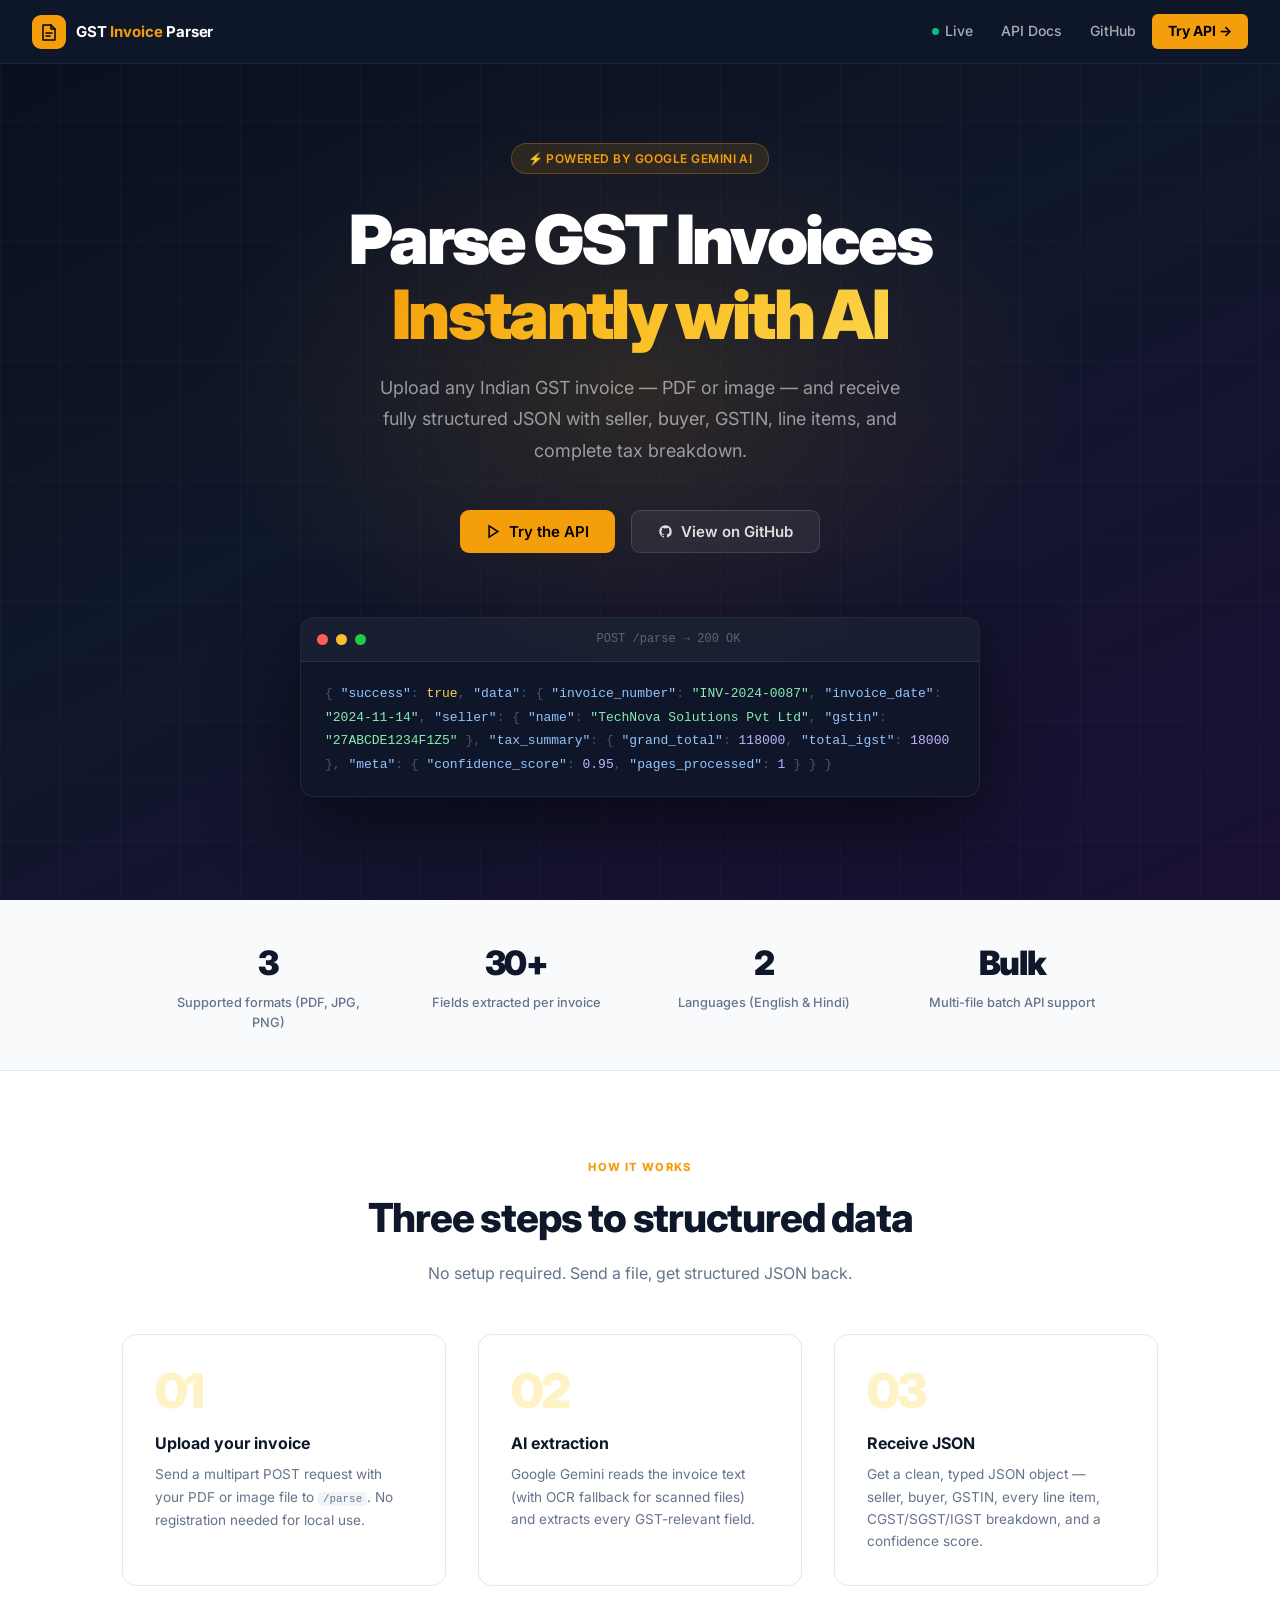
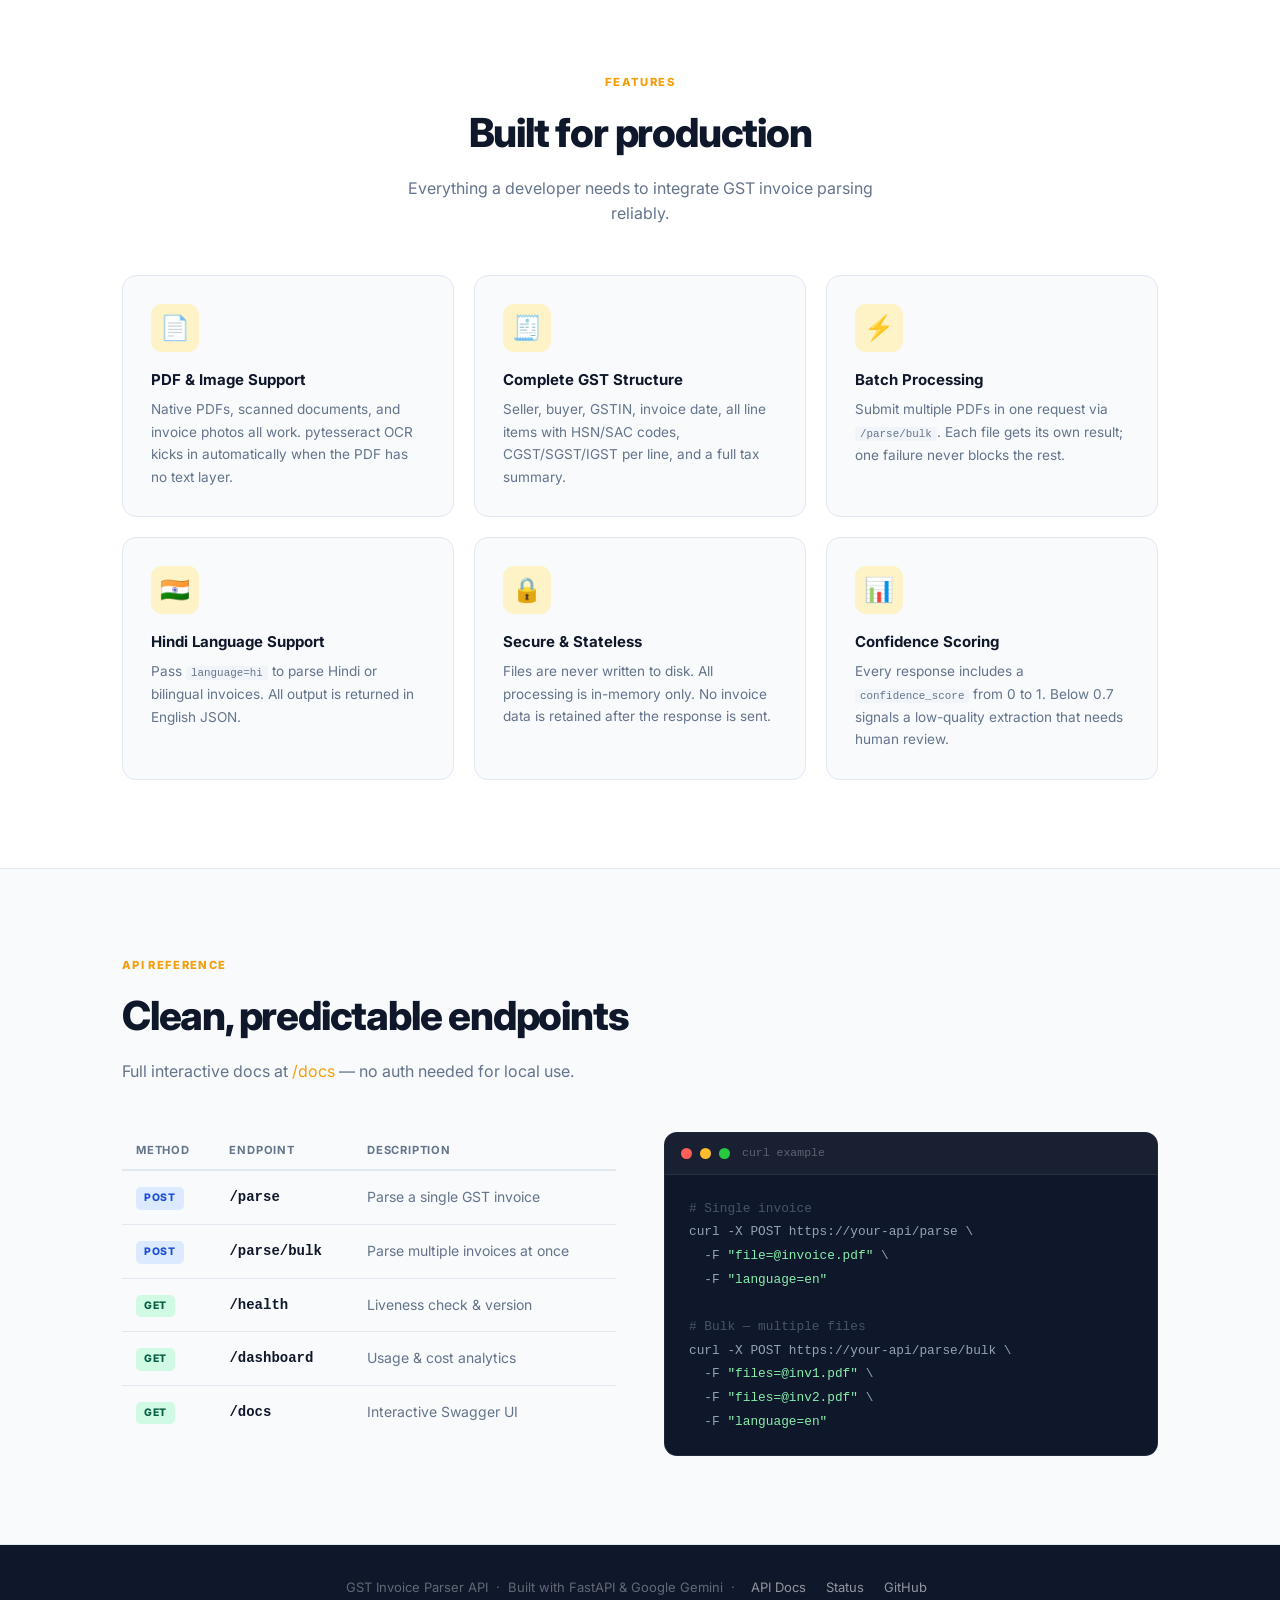
<file: app/static/landing.html>
<!DOCTYPE html>
<html lang="en">
<head>
    <meta charset="UTF-8">
    <meta name="viewport" content="width=device-width, initial-scale=1.0">
    <title>GST Invoice Parser — AI-Powered Extraction API</title>
    <link rel="preconnect" href="https://fonts.googleapis.com">
    <link rel="preconnect" href="https://fonts.gstatic.com" crossorigin>
    <link href="https://fonts.googleapis.com/css2?family=Inter:wght@300;400;500;600;700;800;900&display=swap" rel="stylesheet">
    <style>
        *, *::before, *::after { margin: 0; padding: 0; box-sizing: border-box; }

        :root {
            --primary:      #0f172a;
            --primary-soft: #1e293b;
            --accent:       #f59e0b;
            --accent-dark:  #d97706;
            --accent-light: #fef3c7;
            --bg:           #ffffff;
            --bg-subtle:    #f8fafc;
            --border:       #e2e8f0;
            --text:         #0f172a;
            --muted:        #64748b;
            --green:        #10b981;
            --blue:         #3b82f6;
        }

        body {
            font-family: 'Inter', -apple-system, BlinkMacSystemFont, 'Segoe UI', sans-serif;
            background: var(--bg);
            color: var(--text);
            line-height: 1.6;
        }

        /* ── NAV ───────────────────────────────────────────── */
        nav {
            position: fixed; top: 0; left: 0; right: 0; z-index: 200;
            background: rgba(15, 23, 42, 0.96);
            backdrop-filter: blur(14px);
            border-bottom: 1px solid rgba(255,255,255,0.07);
            height: 64px;
            display: flex; align-items: center;
            padding: 0 2rem;
            gap: 1rem;
        }

        .nav-logo {
            display: flex; align-items: center; gap: 10px;
            text-decoration: none; flex-shrink: 0;
        }

        .logo-icon {
            width: 34px; height: 34px;
            background: var(--accent);
            border-radius: 9px;
            display: flex; align-items: center; justify-content: center;
            flex-shrink: 0;
        }

        .logo-icon svg { width: 20px; height: 20px; }

        .logo-text {
            font-size: 0.9375rem; font-weight: 700;
            color: #fff; letter-spacing: -0.01em;
        }

        .logo-text em { color: var(--accent); font-style: normal; }

        .nav-spacer { flex: 1; }

        .nav-links {
            display: flex; align-items: center; gap: 4px;
            list-style: none;
        }

        .nav-links a {
            color: rgba(255,255,255,0.65);
            text-decoration: none;
            font-size: 0.875rem; font-weight: 500;
            padding: 6px 12px; border-radius: 6px;
            transition: all 0.15s;
            display: flex; align-items: center; gap: 6px;
        }

        .nav-links a:hover { color: #fff; background: rgba(255,255,255,0.08); }

        .nav-btn {
            background: var(--accent) !important;
            color: #000 !important;
            font-weight: 700 !important;
            padding: 6px 16px !important;
        }

        .nav-btn:hover {
            background: var(--accent-dark) !important;
            transform: translateY(-1px);
        }

        .status-dot {
            display: inline-block;
            width: 7px; height: 7px;
            background: var(--green);
            border-radius: 50%;
            animation: blink 2.4s ease-in-out infinite;
        }

        @keyframes blink {
            0%, 100% { opacity: 1; }
            50%       { opacity: 0.35; }
        }

        /* ── HERO ──────────────────────────────────────────── */
        .hero {
            min-height: 100vh;
            background: linear-gradient(155deg, #0a0f1e 0%, #0f172a 45%, #1a1035 100%);
            display: flex; flex-direction: column;
            align-items: center; justify-content: center;
            text-align: center;
            padding: 120px 2rem 80px;
            position: relative; overflow: hidden;
        }

        .hero-glow {
            position: absolute; top: 10%; left: 50%;
            transform: translateX(-50%);
            width: 900px; height: 600px;
            background: radial-gradient(ellipse, rgba(245,158,11,0.13) 0%, transparent 68%);
            pointer-events: none;
        }

        .hero-grid {
            position: absolute; inset: 0;
            background-image:
                linear-gradient(rgba(255,255,255,0.02) 1px, transparent 1px),
                linear-gradient(90deg, rgba(255,255,255,0.02) 1px, transparent 1px);
            background-size: 60px 60px;
            pointer-events: none;
        }

        .hero-badge {
            display: inline-flex; align-items: center; gap: 7px;
            background: rgba(245,158,11,0.12);
            border: 1px solid rgba(245,158,11,0.28);
            border-radius: 100px;
            padding: 5px 16px;
            font-size: 0.75rem; font-weight: 600;
            color: var(--accent);
            letter-spacing: 0.04em; text-transform: uppercase;
            margin-bottom: 1.75rem;
            position: relative;
        }

        .hero h1 {
            font-size: clamp(2.4rem, 6vw, 4.25rem);
            font-weight: 900;
            color: #fff;
            line-height: 1.1;
            letter-spacing: -0.04em;
            max-width: 820px;
            margin: 0 auto 1.25rem;
            position: relative;
        }

        .hero h1 .gradient {
            background: linear-gradient(135deg, #f59e0b 0%, #fbbf24 50%, #fcd34d 100%);
            -webkit-background-clip: text; -webkit-text-fill-color: transparent;
            background-clip: text;
        }

        .hero-sub {
            font-size: 1.125rem;
            color: rgba(255,255,255,0.55);
            max-width: 540px; margin: 0 auto 2.75rem;
            line-height: 1.75; position: relative;
        }

        .hero-cta {
            display: flex; gap: 1rem; justify-content: center;
            flex-wrap: wrap; position: relative; margin-bottom: 4rem;
        }

        .btn {
            display: inline-flex; align-items: center; gap: 8px;
            padding: 13px 26px; border-radius: 9px;
            font-size: 0.9375rem; font-weight: 600;
            text-decoration: none; border: none; cursor: pointer;
            transition: all 0.18s; line-height: 1;
        }

        .btn-primary {
            background: var(--accent); color: #000;
            box-shadow: 0 0 0 0 rgba(245,158,11,0);
        }

        .btn-primary:hover {
            background: var(--accent-dark);
            transform: translateY(-2px);
            box-shadow: 0 10px 30px rgba(245,158,11,0.4);
        }

        .btn-outline {
            background: rgba(255,255,255,0.06);
            color: rgba(255,255,255,0.85);
            border: 1px solid rgba(255,255,255,0.13);
        }

        .btn-outline:hover {
            background: rgba(255,255,255,0.12);
            color: #fff;
        }

        /* mini code preview in hero */
        .hero-preview {
            position: relative;
            background: rgba(15,23,42,0.8);
            border: 1px solid rgba(255,255,255,0.08);
            border-radius: 14px;
            padding: 0;
            max-width: 680px;
            width: 100%;
            text-align: left;
            overflow: hidden;
            backdrop-filter: blur(8px);
            box-shadow: 0 30px 80px rgba(0,0,0,0.5);
        }

        .preview-bar {
            background: rgba(255,255,255,0.04);
            border-bottom: 1px solid rgba(255,255,255,0.07);
            padding: 12px 16px;
            display: flex; align-items: center; gap: 8px;
        }

        .preview-dot {
            width: 11px; height: 11px; border-radius: 50%;
        }

        .preview-bar-title {
            flex: 1; text-align: center;
            font-size: 0.75rem; color: rgba(255,255,255,0.3);
            font-family: monospace;
        }

        .preview-body {
            padding: 1.25rem 1.5rem;
            font-family: 'SF Mono', 'Fira Code', monospace;
            font-size: 0.8125rem; line-height: 1.8;
            color: #94a3b8;
        }

        .t-green  { color: #86efac; }
        .t-amber  { color: #fcd34d; }
        .t-blue   { color: #93c5fd; }
        .t-purple { color: #c4b5fd; }
        .t-gray   { color: #475569; }
        .t-white  { color: #f1f5f9; }

        /* ── STATS BAR ─────────────────────────────────────── */
        .stats-bar {
            background: var(--bg-subtle);
            border-bottom: 1px solid var(--border);
            padding: 2.25rem 2rem;
        }

        .stats-inner {
            max-width: 960px; margin: 0 auto;
            display: grid; grid-template-columns: repeat(4,1fr);
            gap: 2rem; text-align: center;
        }

        .stat-num {
            font-size: 2.1rem; font-weight: 900;
            color: var(--text); letter-spacing: -0.04em;
        }

        .stat-lbl {
            font-size: 0.8rem; font-weight: 500;
            color: var(--muted); margin-top: 3px;
        }

        /* ── SECTION SHELL ────────────────────────────────── */
        .section { max-width: 1100px; margin: 0 auto; padding: 5.5rem 2rem; }

        .section-label {
            font-size: 0.7rem; font-weight: 800;
            letter-spacing: 0.12em; text-transform: uppercase;
            color: var(--accent); margin-bottom: 0.6rem;
        }

        .section-title {
            font-size: clamp(1.75rem, 4vw, 2.5rem);
            font-weight: 800; letter-spacing: -0.03em; color: var(--text);
        }

        .section-sub {
            font-size: 1rem; color: var(--muted);
            margin-top: 0.65rem; max-width: 500px;
        }

        .section-header { margin-bottom: 3rem; }
        .section-header.center { text-align: center; }
        .section-header.center .section-sub { margin-left: auto; margin-right: auto; }

        /* ── FEATURES ─────────────────────────────────────── */
        .features-grid {
            display: grid;
            grid-template-columns: repeat(3,1fr);
            gap: 1.25rem;
        }

        .feat-card {
            background: var(--bg-subtle);
            border: 1px solid var(--border);
            border-radius: 14px; padding: 1.75rem;
            transition: all 0.2s;
        }

        .feat-card:hover {
            border-color: var(--accent);
            box-shadow: 0 6px 30px rgba(245,158,11,0.1);
            transform: translateY(-3px);
        }

        .feat-icon {
            font-size: 1.5rem; margin-bottom: 1rem;
            width: 48px; height: 48px;
            background: var(--accent-light);
            border-radius: 11px;
            display: flex; align-items: center; justify-content: center;
        }

        .feat-title { font-size: 0.9375rem; font-weight: 700; margin-bottom: 0.4rem; }
        .feat-desc  { font-size: 0.85rem; color: var(--muted); line-height: 1.65; }

        /* ── ENDPOINTS ────────────────────────────────────── */
        .endpoints-wrap {
            background: var(--bg-subtle);
            border-top: 1px solid var(--border);
            border-bottom: 1px solid var(--border);
        }

        .two-col {
            display: grid; grid-template-columns: 1fr 1fr;
            gap: 3rem; align-items: start;
        }

        .ep-table { width: 100%; border-collapse: collapse; }

        .ep-table thead tr { border-bottom: 2px solid var(--border); }

        .ep-table th {
            text-align: left; padding: 0.6rem 0.875rem;
            font-size: 0.7rem; font-weight: 700;
            letter-spacing: 0.07em; text-transform: uppercase;
            color: var(--muted);
        }

        .ep-table td {
            padding: 0.875rem; border-bottom: 1px solid var(--border);
            font-size: 0.875rem; vertical-align: middle;
        }

        .ep-table tr:last-child td { border-bottom: none; }

        .ep-table tr:hover td { background: rgba(245,158,11,0.03); }

        .badge {
            display: inline-block;
            padding: 3px 8px; border-radius: 5px;
            font-size: 0.65rem; font-weight: 800;
            letter-spacing: 0.06em;
        }

        .badge-post { background: #dbeafe; color: #1d4ed8; }
        .badge-get  { background: #d1fae5; color: #065f46; }

        .mono { font-family: 'SF Mono', 'Fira Code', monospace; font-size: 0.8125rem; font-weight: 600; }
        .muted { color: var(--muted); }

        /* code block */
        .code-box {
            background: #0f172a;
            border: 1px solid rgba(255,255,255,0.07);
            border-radius: 13px; overflow: hidden;
        }

        .code-box-header {
            background: rgba(255,255,255,0.04);
            border-bottom: 1px solid rgba(255,255,255,0.07);
            padding: 11px 16px;
            display: flex; align-items: center; gap: 8px;
        }

        .code-box-title {
            font-size: 0.72rem; color: rgba(255,255,255,0.3);
            font-family: monospace; margin-left: 4px;
        }

        .code-box pre {
            padding: 1.375rem 1.5rem;
            font-family: 'SF Mono', 'Fira Code', monospace;
            font-size: 0.8rem; line-height: 1.85;
            color: #94a3b8; overflow-x: auto;
        }

        /* ── HOW IT WORKS ─────────────────────────────────── */
        .steps {
            display: grid; grid-template-columns: repeat(3,1fr);
            gap: 2rem; counter-reset: steps;
        }

        .step {
            position: relative;
            padding: 2rem;
            border: 1px solid var(--border);
            border-radius: 14px;
            background: var(--bg);
        }

        .step-num {
            font-size: 3rem; font-weight: 900;
            color: var(--accent-light);
            letter-spacing: -0.06em;
            line-height: 1;
            margin-bottom: 1rem;
        }

        .step-title { font-size: 1rem; font-weight: 700; margin-bottom: 0.4rem; }
        .step-desc  { font-size: 0.85rem; color: var(--muted); line-height: 1.65; }

        /* ── FOOTER ───────────────────────────────────────── */
        footer {
            background: var(--primary);
            color: rgba(255,255,255,0.35);
            padding: 2rem;
            text-align: center;
            font-size: 0.8125rem;
        }

        footer a {
            color: rgba(255,255,255,0.55);
            text-decoration: none; margin: 0 0.5rem;
        }

        footer a:hover { color: #fff; }

        /* ── RESPONSIVE ───────────────────────────────────── */
        @media (max-width: 860px) {
            .stats-inner   { grid-template-columns: repeat(2,1fr); }
            .features-grid { grid-template-columns: 1fr 1fr; }
            .two-col       { grid-template-columns: 1fr; }
            .steps         { grid-template-columns: 1fr; }
        }

        @media (max-width: 600px) {
            .features-grid { grid-template-columns: 1fr; }
            .nav-links li:not(:last-child) { display: none; }
        }
    </style>
</head>
<body>

<!-- ═══ NAV ═══════════════════════════════════════════════════ -->
<nav>
    <a href="/" class="nav-logo">
        <div class="logo-icon">
            <svg viewBox="0 0 20 20" fill="none">
                <path d="M4 3h8l4 4v11H4V3z" stroke="#000" stroke-width="1.5" stroke-linejoin="round"/>
                <path d="M12 3v4h4" stroke="#000" stroke-width="1.5" stroke-linecap="round" stroke-linejoin="round"/>
                <path d="M7 11h6M7 14h4" stroke="#000" stroke-width="1.5" stroke-linecap="round"/>
            </svg>
        </div>
        <span class="logo-text">GST <em>Invoice</em> Parser</span>
    </a>
    <div class="nav-spacer"></div>
    <ul class="nav-links">
        <li>
            <a href="/health">
                <span class="status-dot"></span> Live
            </a>
        </li>
        <li><a href="/docs">API Docs</a></li>
        <li><a href="https://github.com/ayushfront/gst-invoice-parser" target="_blank">GitHub</a></li>
        <li><a href="/app" class="nav-btn">Try API →</a></li>
    </ul>
</nav>

<!-- ═══ HERO ═══════════════════════════════════════════════════ -->
<section class="hero">
    <div class="hero-glow"></div>
    <div class="hero-grid"></div>

    <div class="hero-badge">⚡ Powered by Google Gemini AI</div>

    <h1>
        Parse GST Invoices<br>
        <span class="gradient">Instantly with AI</span>
    </h1>

    <p class="hero-sub">
        Upload any Indian GST invoice — PDF or image — and receive fully structured
        JSON with seller, buyer, GSTIN, line items, and complete tax breakdown.
    </p>

    <div class="hero-cta">
        <a href="/app" class="btn btn-primary">
            <svg width="15" height="15" viewBox="0 0 24 24" fill="none" stroke="currentColor" stroke-width="2.5">
                <polygon points="5 3 19 12 5 21 5 3"/>
            </svg>
            Try the API
        </a>
        <a href="https://github.com/ayushfront/gst-invoice-parser" target="_blank" class="btn btn-outline">
            <svg width="15" height="15" viewBox="0 0 24 24" fill="currentColor">
                <path d="M12 2C6.477 2 2 6.484 2 12.017c0 4.425 2.865 8.18 6.839 9.504.5.092.682-.217.682-.483 0-.237-.008-.868-.013-1.703-2.782.605-3.369-1.343-3.369-1.343-.454-1.158-1.11-1.466-1.11-1.466-.908-.62.069-.608.069-.608 1.003.07 1.531 1.032 1.531 1.032.892 1.53 2.341 1.088 2.91.832.092-.647.35-1.088.636-1.338-2.22-.253-4.555-1.113-4.555-4.951 0-1.093.39-1.988 1.029-2.688-.103-.253-.446-1.272.098-2.65 0 0 .84-.27 2.75 1.026A9.564 9.564 0 0112 6.844c.85.004 1.705.115 2.504.337 1.909-1.296 2.747-1.027 2.747-1.027.546 1.379.202 2.398.1 2.651.64.7 1.028 1.595 1.028 2.688 0 3.848-2.339 4.695-4.566 4.943.359.309.678.92.678 1.855 0 1.338-.012 2.419-.012 2.747 0 .268.18.58.688.482A10.019 10.019 0 0022 12.017C22 6.484 17.522 2 12 2z"/>
            </svg>
            View on GitHub
        </a>
    </div>

    <!-- live JSON preview -->
    <div class="hero-preview">
        <div class="preview-bar">
            <div class="preview-dot" style="background:#ff5f57"></div>
            <div class="preview-dot" style="background:#febc2e"></div>
            <div class="preview-dot" style="background:#28c840"></div>
            <span class="preview-bar-title">POST /parse → 200 OK</span>
        </div>
        <div class="preview-body">
<span class="t-gray">{</span>
  <span class="t-blue">"success"</span><span class="t-gray">:</span> <span class="t-amber">true</span><span class="t-gray">,</span>
  <span class="t-blue">"data"</span><span class="t-gray">: {</span>
    <span class="t-blue">"invoice_number"</span><span class="t-gray">:</span> <span class="t-green">"INV-2024-0087"</span><span class="t-gray">,</span>
    <span class="t-blue">"invoice_date"</span><span class="t-gray">:</span>   <span class="t-green">"2024-11-14"</span><span class="t-gray">,</span>
    <span class="t-blue">"seller"</span><span class="t-gray">: {</span> <span class="t-blue">"name"</span><span class="t-gray">:</span> <span class="t-green">"TechNova Solutions Pvt Ltd"</span><span class="t-gray">,</span>
                   <span class="t-blue">"gstin"</span><span class="t-gray">:</span> <span class="t-green">"27ABCDE1234F1Z5"</span> <span class="t-gray">},</span>
    <span class="t-blue">"tax_summary"</span><span class="t-gray">: {</span> <span class="t-blue">"grand_total"</span><span class="t-gray">:</span> <span class="t-purple">118000</span><span class="t-gray">,</span>
                       <span class="t-blue">"total_igst"</span><span class="t-gray">:</span>  <span class="t-purple">18000</span> <span class="t-gray">},</span>
    <span class="t-blue">"meta"</span><span class="t-gray">: {</span> <span class="t-blue">"confidence_score"</span><span class="t-gray">:</span> <span class="t-purple">0.95</span><span class="t-gray">,</span>
               <span class="t-blue">"pages_processed"</span><span class="t-gray">:</span>  <span class="t-purple">1</span> <span class="t-gray">}</span>
  <span class="t-gray">}</span>
<span class="t-gray">}</span>
        </div>
    </div>
</section>

<!-- ═══ STATS BAR ════════════════════════════════════════════════ -->
<div class="stats-bar">
    <div class="stats-inner">
        <div>
            <div class="stat-num">3</div>
            <div class="stat-lbl">Supported formats (PDF, JPG, PNG)</div>
        </div>
        <div>
            <div class="stat-num">30+</div>
            <div class="stat-lbl">Fields extracted per invoice</div>
        </div>
        <div>
            <div class="stat-num">2</div>
            <div class="stat-lbl">Languages (English &amp; Hindi)</div>
        </div>
        <div>
            <div class="stat-num">Bulk</div>
            <div class="stat-lbl">Multi-file batch API support</div>
        </div>
    </div>
</div>

<!-- ═══ HOW IT WORKS ════════════════════════════════════════════ -->
<section class="section">
    <div class="section-header center">
        <div class="section-label">How it works</div>
        <h2 class="section-title">Three steps to structured data</h2>
        <p class="section-sub">No setup required. Send a file, get structured JSON back.</p>
    </div>
    <div class="steps">
        <div class="step">
            <div class="step-num">01</div>
            <div class="step-title">Upload your invoice</div>
            <div class="step-desc">Send a multipart POST request with your PDF or image file to <code style="background:#f1f5f9;padding:1px 5px;border-radius:4px;font-size:0.8em">/parse</code>. No registration needed for local use.</div>
        </div>
        <div class="step">
            <div class="step-num">02</div>
            <div class="step-title">AI extraction</div>
            <div class="step-desc">Google Gemini reads the invoice text (with OCR fallback for scanned files) and extracts every GST-relevant field.</div>
        </div>
        <div class="step">
            <div class="step-num">03</div>
            <div class="step-title">Receive JSON</div>
            <div class="step-desc">Get a clean, typed JSON object — seller, buyer, GSTIN, every line item, CGST/SGST/IGST breakdown, and a confidence score.</div>
        </div>
    </div>
</section>

<!-- ═══ FEATURES ═════════════════════════════════════════════════ -->
<section class="section" style="padding-top:0">
    <div class="section-header center">
        <div class="section-label">Features</div>
        <h2 class="section-title">Built for production</h2>
        <p class="section-sub">Everything a developer needs to integrate GST invoice parsing reliably.</p>
    </div>
    <div class="features-grid">
        <div class="feat-card">
            <div class="feat-icon">📄</div>
            <div class="feat-title">PDF &amp; Image Support</div>
            <div class="feat-desc">Native PDFs, scanned documents, and invoice photos all work. pytesseract OCR kicks in automatically when the PDF has no text layer.</div>
        </div>
        <div class="feat-card">
            <div class="feat-icon">🧾</div>
            <div class="feat-title">Complete GST Structure</div>
            <div class="feat-desc">Seller, buyer, GSTIN, invoice date, all line items with HSN/SAC codes, CGST/SGST/IGST per line, and a full tax summary.</div>
        </div>
        <div class="feat-card">
            <div class="feat-icon">⚡</div>
            <div class="feat-title">Batch Processing</div>
            <div class="feat-desc">Submit multiple PDFs in one request via <code style="font-size:0.8em;background:#f1f5f9;padding:1px 5px;border-radius:3px">/parse/bulk</code>. Each file gets its own result; one failure never blocks the rest.</div>
        </div>
        <div class="feat-card">
            <div class="feat-icon">🇮🇳</div>
            <div class="feat-title">Hindi Language Support</div>
            <div class="feat-desc">Pass <code style="font-size:0.8em;background:#f1f5f9;padding:1px 5px;border-radius:3px">language=hi</code> to parse Hindi or bilingual invoices. All output is returned in English JSON.</div>
        </div>
        <div class="feat-card">
            <div class="feat-icon">🔒</div>
            <div class="feat-title">Secure &amp; Stateless</div>
            <div class="feat-desc">Files are never written to disk. All processing is in-memory only. No invoice data is retained after the response is sent.</div>
        </div>
        <div class="feat-card">
            <div class="feat-icon">📊</div>
            <div class="feat-title">Confidence Scoring</div>
            <div class="feat-desc">Every response includes a <code style="font-size:0.8em;background:#f1f5f9;padding:1px 5px;border-radius:3px">confidence_score</code> from 0 to 1. Below 0.7 signals a low-quality extraction that needs human review.</div>
        </div>
    </div>
</section>

<!-- ═══ ENDPOINTS ════════════════════════════════════════════════ -->
<div class="endpoints-wrap">
    <section class="section">
        <div class="section-header">
            <div class="section-label">API Reference</div>
            <h2 class="section-title">Clean, predictable endpoints</h2>
            <p class="section-sub">Full interactive docs at <a href="/docs" style="color:var(--accent);text-decoration:none">/docs</a> — no auth needed for local use.</p>
        </div>
        <div class="two-col">
            <table class="ep-table">
                <thead>
                    <tr>
                        <th>Method</th>
                        <th>Endpoint</th>
                        <th>Description</th>
                    </tr>
                </thead>
                <tbody>
                    <tr>
                        <td><span class="badge badge-post">POST</span></td>
                        <td class="mono">/parse</td>
                        <td class="muted">Parse a single GST invoice</td>
                    </tr>
                    <tr>
                        <td><span class="badge badge-post">POST</span></td>
                        <td class="mono">/parse/bulk</td>
                        <td class="muted">Parse multiple invoices at once</td>
                    </tr>
                    <tr>
                        <td><span class="badge badge-get">GET</span></td>
                        <td class="mono">/health</td>
                        <td class="muted">Liveness check &amp; version</td>
                    </tr>
                    <tr>
                        <td><span class="badge badge-get">GET</span></td>
                        <td class="mono">/dashboard</td>
                        <td class="muted">Usage &amp; cost analytics</td>
                    </tr>
                    <tr>
                        <td><span class="badge badge-get">GET</span></td>
                        <td class="mono">/docs</td>
                        <td class="muted">Interactive Swagger UI</td>
                    </tr>
                </tbody>
            </table>

            <div>
                <div class="code-box">
                    <div class="code-box-header">
                        <div class="preview-dot" style="background:#ff5f57"></div>
                        <div class="preview-dot" style="background:#febc2e"></div>
                        <div class="preview-dot" style="background:#28c840"></div>
                        <span class="code-box-title">curl example</span>
                    </div>
                    <pre><span class="t-gray"># Single invoice</span>
curl -X POST https://your-api/parse \
  -F <span class="t-green">"file=@invoice.pdf"</span> \
  -F <span class="t-green">"language=en"</span>

<span class="t-gray"># Bulk — multiple files</span>
curl -X POST https://your-api/parse/bulk \
  -F <span class="t-green">"files=@inv1.pdf"</span> \
  -F <span class="t-green">"files=@inv2.pdf"</span> \
  -F <span class="t-green">"language=en"</span></pre>
                </div>
            </div>
        </div>
    </section>
</div>

<!-- ═══ FOOTER ═══════════════════════════════════════════════════ -->
<footer>
    <p>
        GST Invoice Parser API &nbsp;·&nbsp;
        Built with FastAPI &amp; Google Gemini &nbsp;·&nbsp;
        <a href="/docs">API Docs</a>
        <a href="/health">Status</a>
        <a href="https://github.com/ayushfront/gst-invoice-parser" target="_blank">GitHub</a>
    </p>
</footer>

</body>
</html>
</file>
